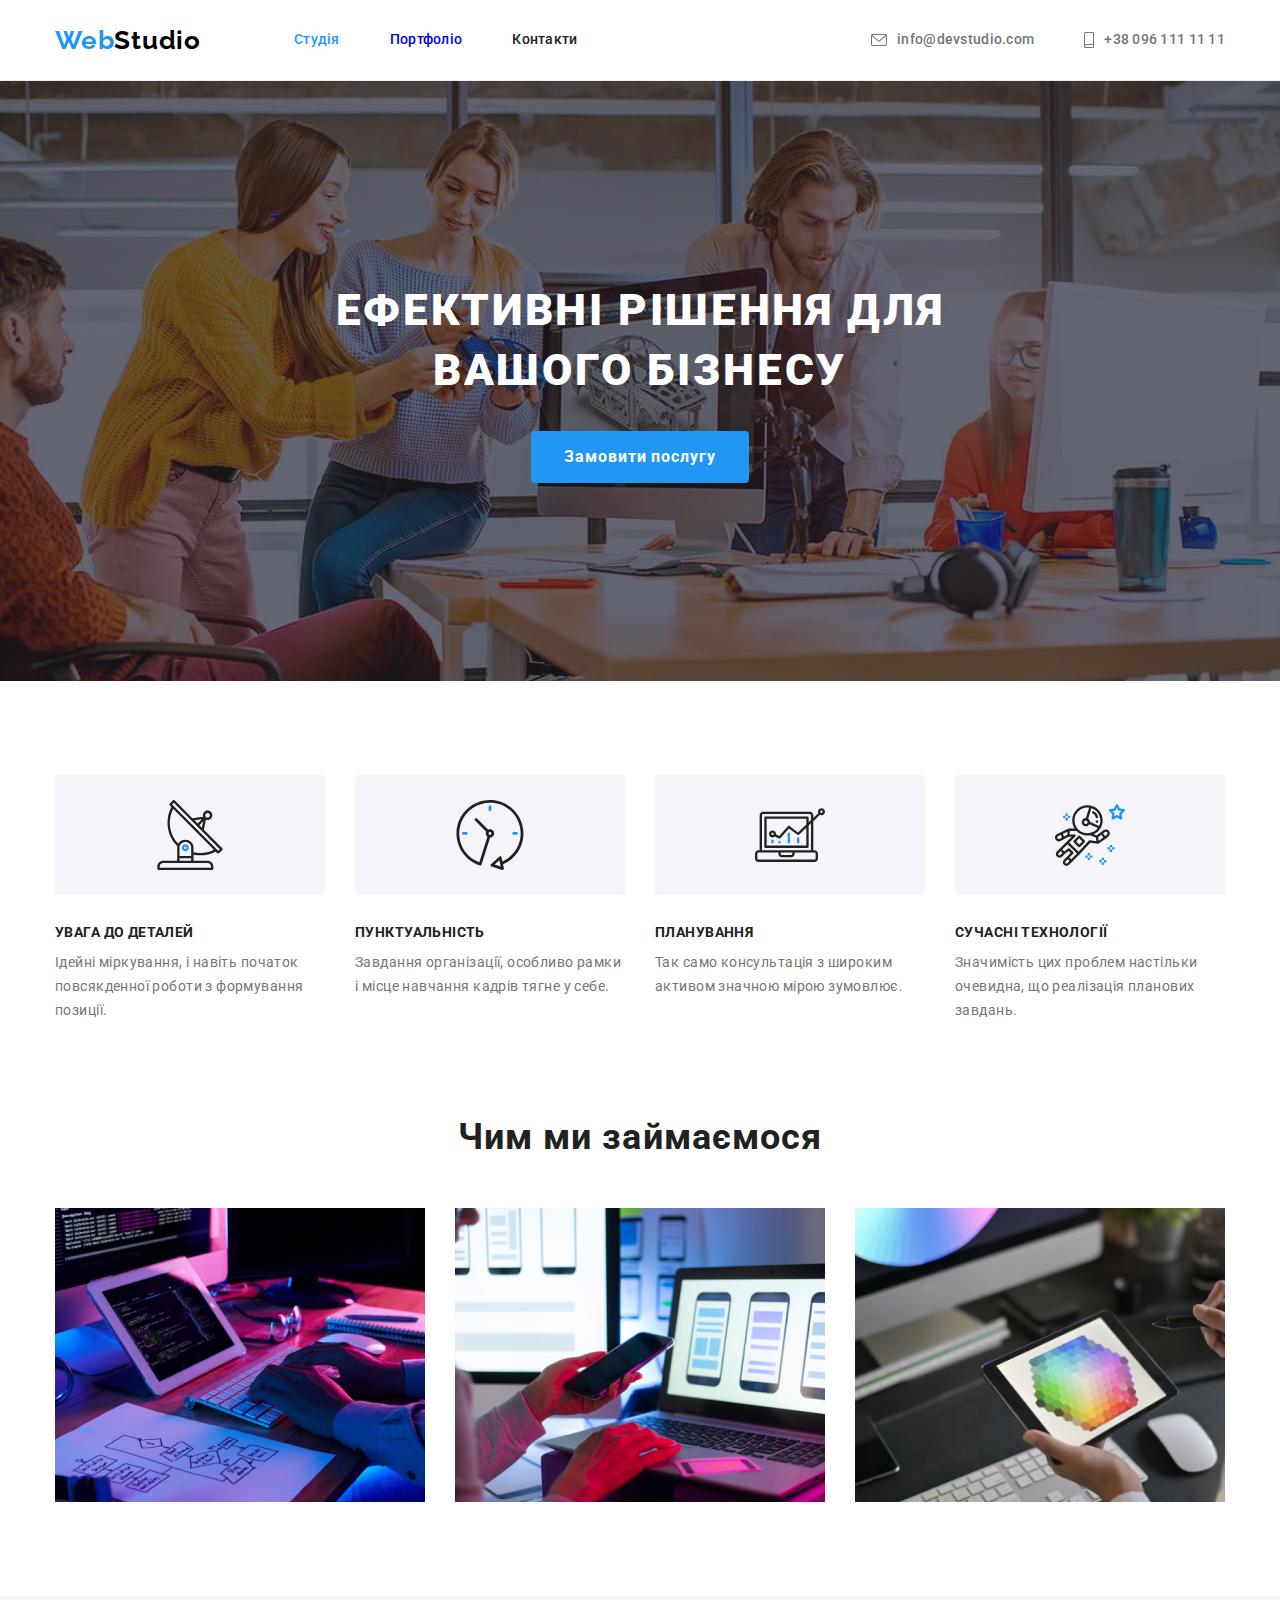
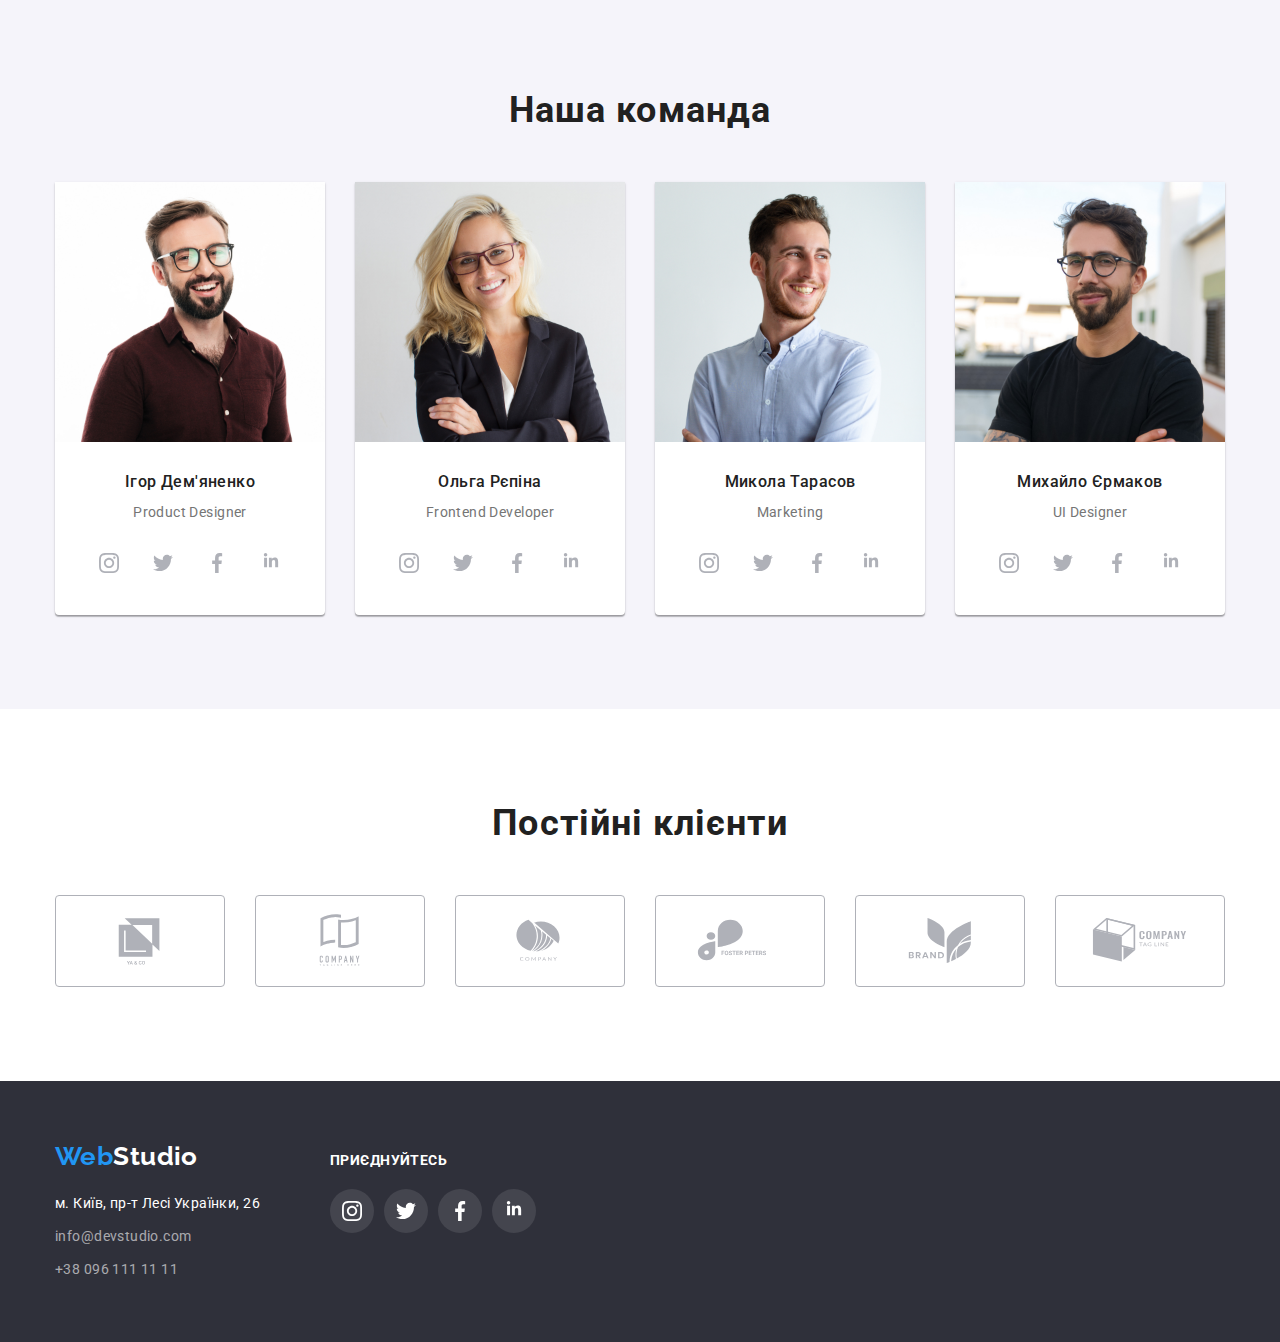
<file: index.html>
<!DOCTYPE html>
<html lang="uk">
<head>
    <meta charset="UTF-8">
    <meta http-equiv="X-UA-Compatible" content="IE=edge">
    <meta name="viewport" content="width=device-width, initial-scale=1.0">
    <title>WebStudio</title>
    <link href="https://fonts.googleapis.com/css2?family=Raleway:wght@700&family=Roboto:wght@400;500;700;900&display=swap" rel="stylesheet">
    <link rel="stylesheet" href="https://cdnjs.cloudflare.com/ajax/libs/modern-normalize/1.1.0/modern-normalize.min.css">
    <link rel="stylesheet" href="./css/styles.css" />
</head>
<body>
    <header class="header-page">
        <div class="container main-nav">
            <nav class="nav">
                <a href="./" class="logo">
                <span class="web">Web</span>Studio
                </a>
                
                <ul class="site-nav list">
                    <li class="item">
                        <a href="./" class="link current">Студія</a>
                    </li>
                    <li class="item">
                        <a href="./portfolio.html" class="link">Портфоліо</a>
                    </li>
                    <li class="item">
                        <a href="" class="link">Контакти</a>
                    </li>
                </ul>
            </nav>

            <ul class="contacts list">
                <li class="item">
                    <a href="mailto:info@devstudio.com" class="link">
                        <svg class="contact-icon link" width="16" height="12">
                            <use href="./images/icons.svg#mail"></use>
                        </svg>info@devstudio.com</a></li>
                <li class="item"><a href="tel:+380961111111" class="link">
                    <svg class="contact-icon" width="10" height="16">
                        <use href="./images/icons.svg#phone"></use>
                    </svg>+38 096 111 11 11</a></li>
            </ul>
            
        </div>
    </header>
    <main>
        <!--hero section-->
        <section class="hero section">
            <h1 class="hero-title">Ефективні рішення для вашого бізнесу</h1>
            <button type="button" class="button">Замовити послугу</button>
        </section>
        <!-- section benefits -->
        <section class="section-benefits section">
            <div class="container">
                <h2 class="visually-hidden">Наші переваги</h2>
                <ul class="section-benefits-list list">
                    <li class="item">
                        <div class="icon-benefits">
                            <svg width="70" height="70">
                               <use href="./images/icons.svg#detail"></use> 
                            </svg>      
                        </div>
                        <h3 class="title">Увага до деталей</h3>
                        <p class="text">Ідейні міркування, і навіть початок повсякденної роботи з формування позиції.</p>
                    </li>
                    <li class="item">
                        <div class="icon-benefits">
                            <svg width="70" height="70">
                               <use href="./images/icons.svg#punctuality"></use> 
                            </svg>      
                        </div>
                        <h3 class="title">Пунктуальність</h3>
                        <p class="text">Завдання організації, особливо рамки і місце навчання кадрів тягне у себе.</p>
                    </li>
                    <li class="item">
                        <div class="icon-benefits">
                            <svg width="70" height="70">
                               <use href="./images/icons.svg#plan"></use> 
                            </svg>      
                        </div>
                        <h3 class="title">Планування</h3>
                        <p class="text">Так само консультація з широким активом значною мірою зумовлює.</p>
                    </li>
                    <li class="item">
                        <div class="icon-benefits">
                            <svg width="70" height="70">
                               <use href="./images/icons.svg#technology"></use> 
                            </svg>      
                        </div>
                        <h3 class="title">Сучасні технології</h3>
                        <p class="text">Значимість цих проблем настільки очевидна, що реалізація планових завдань.</p>
                    </li>
               </ul>
            </div>
        </section>
        <section class="projects section">
            <div class="container">
            <h2 class="head-title">Чим ми займаємося</h2>
                <ul class="head-title-list list">
                   <li class="item"><img class="image" src="./images/desktop_apps.jpg" alt="Десктопні застосунки" width="370"></li>
                   <li class="item"><img class="image" src="./images/mobile_app.jpg" alt="Мобільні застосунки" width="370"></li>
                   <li class="item"><img class="image" src="./images/design.jpg" alt="Дизайнерські рішення" width="370"></li>
                </ul>
            </div>
        </section>
        <!-- section team -->
        <section class="section-team section">
            <div class="container">
                <h2 class="head-title">Наша команда</h2>
                <ul class="section-team-list list">
                    <li class="item">
                       <img class="image" src="./images/idemyanenko.jpg" alt="Ігор Дем'яненко" width="270"> 
                       <div class="our-team">
                         <h3 class="title">Ігор Дем'яненко</h3>
                         <p class="text">Product Designer</p>
                         <ul class="list">
                            <li class="social-item"><a class="link" href="https://www.instagram.com/" target="_blank">
                                <svg class="soshial-icon" width="20" height="20">
                                    <use href="./images/icons.svg#istagram"></use>
                                </svg></a>
                            </li>
                            <li class="social-item"><a class="link" href="https://twitter.com/" target="_blank">
                                <svg class="soshial-icon" width="20" height="20">
                                    <use href="./images/icons.svg#twitter"></use>
                                </svg></a>
                            </li>
                            <li class="social-item"><a class="link" href="https://facebook.com/" target="_blank">
                                <svg class="soshial-icon" width="20" height="20">
                                    <use href="./images/icons.svg#fb"></use>
                                </svg></a>
                            </li>
                            <li class="social-item"><a class="link" href="https://www.linkedin.com/" target="_blank">
                                <svg class="soshial-icon" width="20" height="20">
                                    <use href="./images/icons.svg#linkedin"></use>
                                </svg></a>
                            </li>
                         </ul>
                       </div>
                    </li>
                    <li class="item">
                        <img class="image" src="./images/orepina.jpg" alt="Ольга Рєпіна" width="270">
                        <div class="our-team">
                          <h3 class="title">Ольга Рєпіна</h3>
                          <p class="text">Frontend Developer</p>
                          <ul class="list">
                             <li class="social-item"><a class="link" href="https://www.instagram.com/" target="_blank">
                                 <svg class="soshial-icon" width="20" height="20">
                                     <use href="./images/icons.svg#istagram"></use>
                                 </svg></a>
                             </li>
                             <li class="social-item"><a class="link" href="https://twitter.com/" target="_blank">
                                 <svg class="soshial-icon" width="20" height="20">
                                     <use href="./images/icons.svg#twitter"></use>
                                 </svg></a>
                             </li>
                             <li class="social-item"><a class="link" href="https://facebook.com/" target="_blank">
                                 <svg class="soshial-icon" width="20" height="20">
                                     <use href="./images/icons.svg#fb"></use>
                                 </svg></a>
                             </li>
                             <li class="social-item"><a class="link" href="https://www.linkedin.com/" target="_blank">
                                 <svg class="soshial-icon" width="20" height="20">
                                     <use href="./images/icons.svg#linkedin"></use>
                                 </svg></a>
                             </li>
                          </ul>
                        </div>
                    </li>
                    <li class="item">
                        <img class="image" src="./images/mtarasov.jpg" alt="Микола Тарасов" width="270">
                        <div class="our-team">
                           <h3 class="title">Микола Тарасов</h3>
                           <p class="text">Marketing</p>
                           <ul class="list">
                              <li class="social-item"><a class="link" href="https://www.instagram.com/" target="_blank">
                                  <svg class="soshial-icon" width="20" height="20">
                                      <use href="./images/icons.svg#istagram"></use>
                                  </svg></a>
                              </li>
                              <li class="social-item"><a class="link" href="https://twitter.com/" target="_blank">
                                  <svg class="soshial-icon" width="20" height="20">
                                      <use href="./images/icons.svg#twitter"></use>
                                  </svg></a>
                              </li>
                              <li class="social-item"><a class="link" href="https://facebook.com/" target="_blank">
                                  <svg class="soshial-icon" width="20" height="20">
                                      <use href="./images/icons.svg#fb"></use>
                                  </svg></a>
                              </li>
                              <li class="social-item"><a class="link" href="https://www.linkedin.com/" target="_blank">
                                  <svg class="soshial-icon" width="20" height="20">
                                      <use href="./images/icons.svg#linkedin"></use>
                                  </svg></a>
                              </li>
                           </ul>
                        </div>
                    </li>
                    <li class="item">
                        <img class="image" src="./images/mermakov.jpg" alt="Михайло Єрмаков" width="270">
                        <div class="our-team">
                          <h3 class="title">Михайло Єрмаков</h3>
                          <p class="text">UI Designer</p>
                          <ul class="list">
                             <li class="social-item"><a class="link" href="https://www.instagram.com/" target="_blank">
                                 <svg class="soshial-icon" width="20" height="20">
                                     <use href="./images/icons.svg#istagram"></use>
                                 </svg></a>
                             </li>
                             <li class="social-item"><a class="link" href="https://twitter.com/" target="_blank">
                                 <svg class="soshial-icon" width="20" height="20">
                                     <use href="./images/icons.svg#twitter"></use>
                                 </svg></a>
                             </li>
                             <li class="social-item"><a class="link" href="https://facebook.com/" target="_blank">
                                 <svg class="soshial-icon" width="20" height="20">
                                     <use href="./images/icons.svg#fb"></use>
                                 </svg></a>
                             </li>
                             <li class="social-item"><a class="link" href="https://www.linkedin.com/" target="_blank">
                                 <svg class="soshial-icon" width="20" height="20">
                                     <use href="./images/icons.svg#linkedin"></use>
                                 </svg></a>
                             </li>
                          </ul>
                        </div>
                    </li>
                </ul>
            </div>
        </section>
        <!-- section company -->
        <section class="section-company section">
            <div class="container">
                <h2 class="head-title">Постійні клієнти</h2>
                <ul class="company-list list">
                    <li class="item">
                        <a class="icon-company link" href="#" target="_blank">
                            <svg width="106" height="60">
                               <use href="./images/icons.svg#company1"></use> 
                            </svg>      
                        </a>
                    </li>
                    <li class="item">
                        <a class="icon-company link" href="#" target="_blank">
                            <svg width="106" height="60">
                               <use href="./images/icons.svg#company2"></use> 
                            </svg>      
                        </a>
                    </li>
                    <li class="item">
                        <a class="icon-company link" href="#" target="_blank">
                            <svg width="106" height="60">
                               <use href="./images/icons.svg#company3"></use> 
                            </svg>      
                        </a>
                    </li>
                    <li class="item">
                        <a class="icon-company link" href="#" target="_blank">
                            <svg width="106" height="60">
                               <use href="./images/icons.svg#company4"></use> 
                            </svg>      
                        </a>
                    </li>
                    <li class="item">
                        <a class="icon-company link" href="#" target="_blank">
                            <svg width="106" height="60">
                               <use href="./images/icons.svg#company5"></use> 
                            </svg>      
                        </a>
                    </li>
                    <li class="item">
                        <a class="icon-company link" href="#" target="_blank">
                            <svg width="106" height="60">
                               <use href="./images/icons.svg#company6"></use> 
                            </svg>      
                        </a>
                    </li>
                </ul>
            </div>
        </section>  
    </main>
    <!-- footer -->
    <footer>
        <div class="container">
            <div class="footer-container">
                <a href="./" class="footer-logo">
                    <span class="web">Web</span>Studio
                </a>
                <address>
                    <ul class="footer-contacts list">
                        <li class="item"><a href="https://goo.gl/maps/tggjApmWAnpTQcUi7" target="_blank" class="address">м. Київ, пр-т Лесі Українки, 26</a></li>
                        <li class="item"><a href="mailto:info@devstudio.com" class="link">info@devstudio.com</a></li>
                        <li class="item"><a href="tel:+380961111111" class="link">+38 096 111 11 11</a></li>
                    </ul>
                </address>
            </div>
            <div class="footer-container join-container">
                <p class="join">Приєднуйтесь</p>
                <ul class="join-list list">
                    <li class="social-item"><a class="link" href="https://www.instagram.com/" target="_blank">
                        <svg class="soshial-icon" width="20" height="20">
                            <use href="./images/icons.svg#istagram"></use>
                        </svg></a>
                    </li>
                    <li class="social-item"><a class="link" href="https://twitter.com/" target="_blank">
                        <svg class="soshial-icon" width="20" height="20">
                            <use href="./images/icons.svg#twitter"></use>
                        </svg></a>
                    </li>
                    <li class="social-item"><a class="link" href="https://facebook.com/" target="_blank">
                        <svg class="soshial-icon" width="20" height="20">
                            <use href="./images/icons.svg#fb"></use>
                        </svg></a>
                    </li>
                    <li class="social-item"><a class="link" href="https://www.linkedin.com/" target="_blank">
                        <svg class="soshial-icon" width="20" height="20">
                            <use href="./images/icons.svg#linkedin"></use>
                        </svg></a>
                    </li>
                 </ul>
            </div>
        </div>
    </footer>
</body>
</html>
</file>
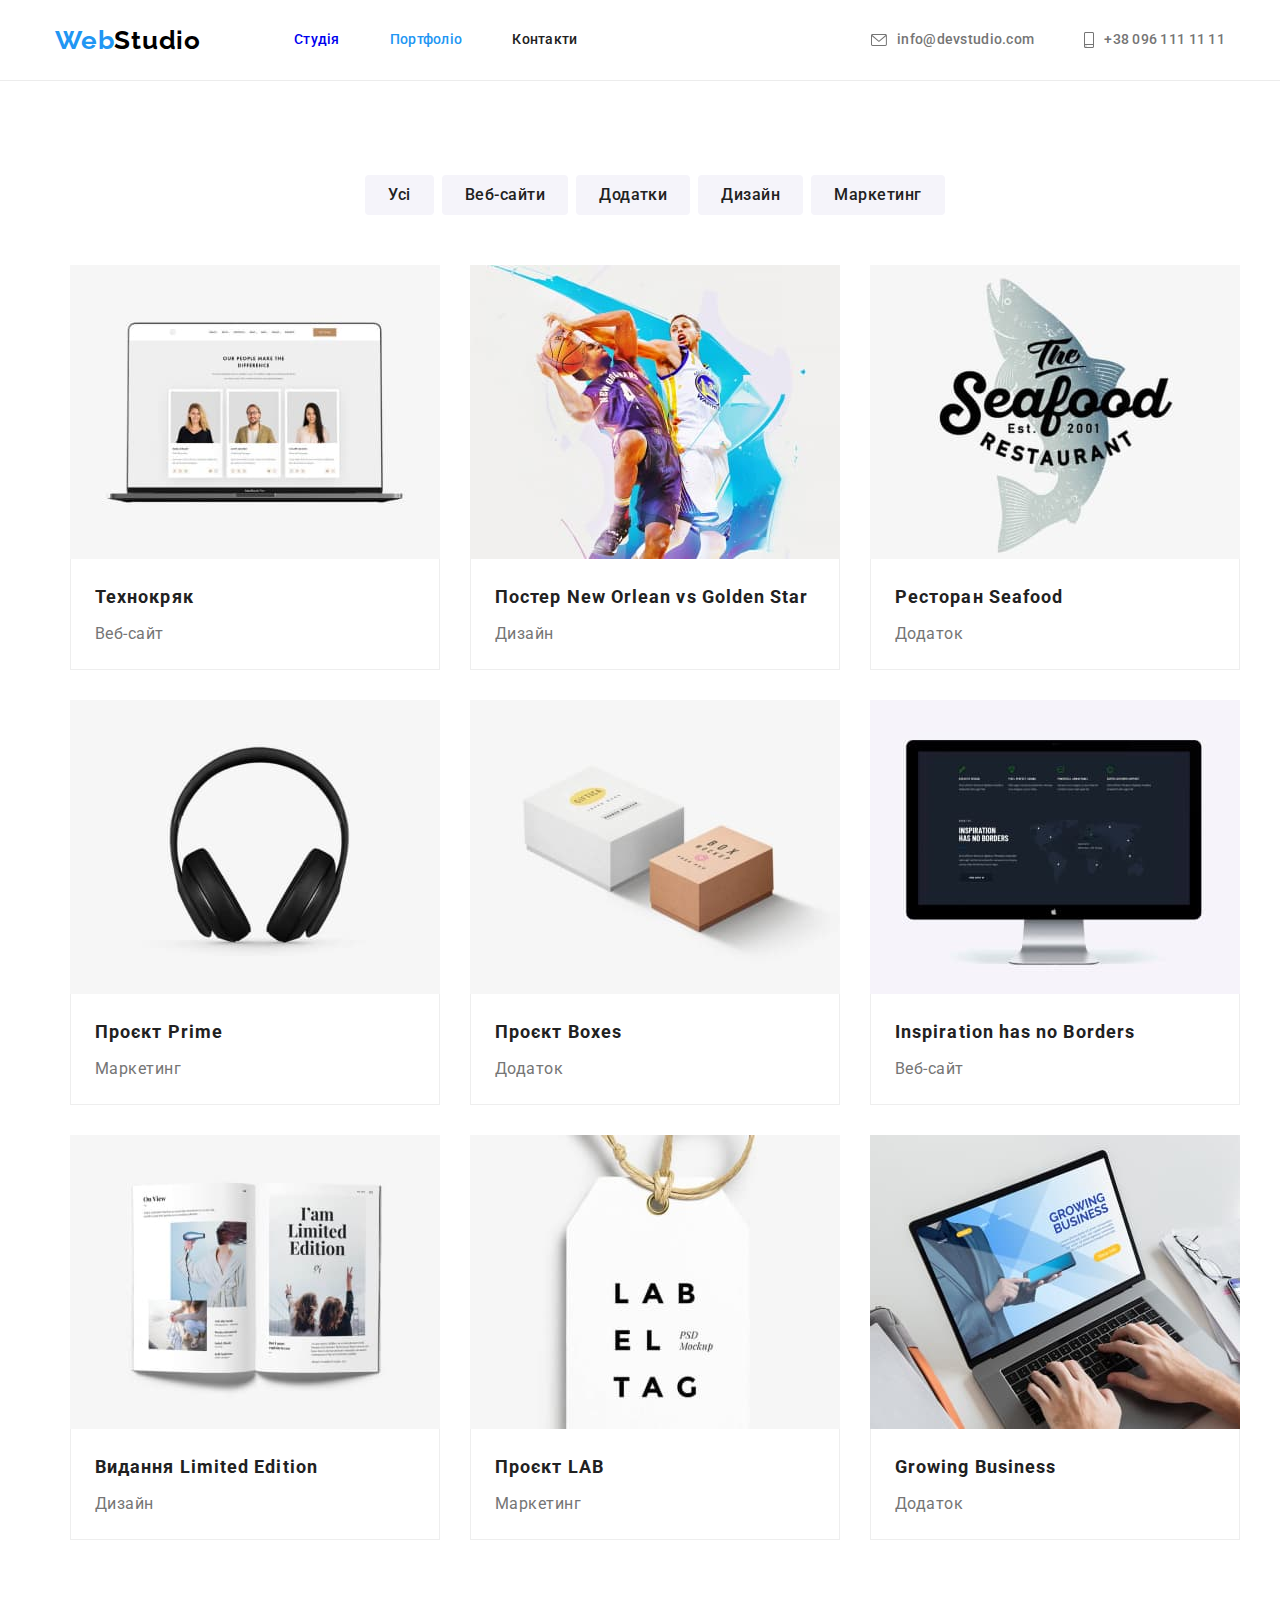
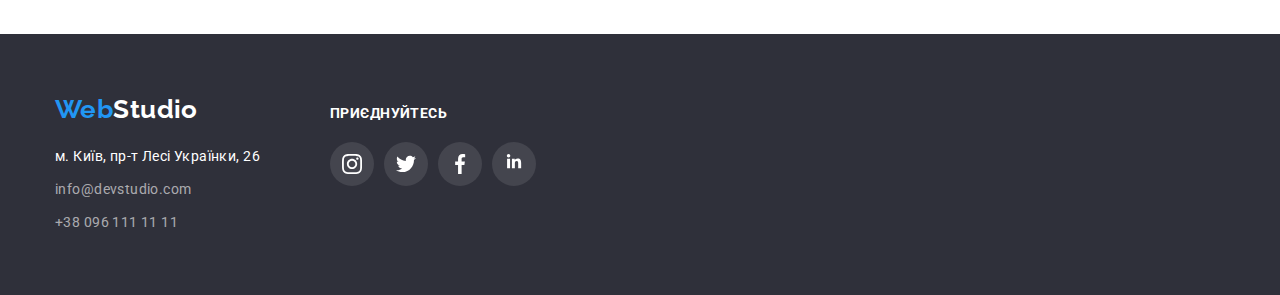
<file: portfolio.html>
<!DOCTYPE html>
<html lang="uk">
  <head>
    <meta charset="UTF-8">
    <meta http-equiv="X-UA-Compatible" content="IE=edge">
    <meta name="viewport" content="width=device-width, initial-scale=1.0">
    <title>WebStudio</title>
    <link href="https://fonts.googleapis.com/css2?family=Raleway:wght@700&family=Roboto:wght@400;500;700;900&display=swap" rel="stylesheet">
    <link rel="stylesheet" href="https://cdnjs.cloudflare.com/ajax/libs/modern-normalize/1.1.0/modern-normalize.min.css">
    <link rel="stylesheet" href="./css/styles.css" />
</head>
<body>
  <header class="header-page">
    <div class="container main-nav">
        <nav class="nav">
            <a href="./" class="logo">
            <span class="web">Web</span>Studio
            </a>
            
            <ul class="site-nav list">
                <li class="item">
                    <a href="./" class="link">Студія</a>
                </li>
                <li class="item">
                    <a href="./portfolio.html" class="link current">Портфоліо</a>
                </li>
                <li class="item">
                    <a href="" class="link">Контакти</a>
                </li>
            </ul>
        </nav>

        <ul class="contacts list">
            <li class="item">
                <a href="mailto:info@devstudio.com" class="link">
                    <svg class="contact-icon link" width="16" height="12">
                        <use href="./images/icons.svg#mail"></use>
                    </svg>info@devstudio.com</a></li>
            <li class="item"><a href="tel:+380961111111" class="link">
                <svg class="contact-icon" width="10" height="16">
                    <use href="./images/icons.svg#phone"></use>
                </svg>+38 096 111 11 11</a></li>
        </ul>
        
    </div>
  </header>
    <main>
      <section class="our-works section">
        <div class="container">
        <h1  class="visually-hidden">Наші роботи</h1>
        <div class="container button-box">
          <ul class="list">
            <li class="item"><button type="button" class="btn-primary">Усі</button></li>
            <li class="item"><button type="button" class="btn-primary">Веб-сайти</button></li>
            <li class="item"><button type="button" class="btn-primary">Додатки</button></li>
            <li class="item"><button type="button" class="btn-primary">Дизайн</button></li>
            <li class="item"><button type="button" class="btn-primary">Маркетинг</button></li>
          </ul>
        </div> 
        <div class="container work-example">
          <ul class="list">
            <li class="item">
              <a href="#" class="link"><img class="image" src="./images/website_tehno.jpg" alt="Технокрякv" width="370">
              <div class="description">
                <h2 class="title">Технокряк</h2>
                <p class="text">Веб-сайт</p>
              </div>
              </a>
            </li>
            <li class="item">
              <a href="#" class="link"><img class="image" src="./images/post_neworlean.jpg" alt="Постер New Orlean" width="370">
              <div class="description">
                <h2 class="title">Постер New Orlean vs Golden Star</h2>
                <p class="text">Дизайн</p>
              </div>
              </a>
            </li>
            <li class="item">
              <a href="#" class="link"><img class="image" src="./images/restourant.jpg" alt="Ресторан Seafood" width="370">
              <div class="description">
                <h2 class="title">Ресторан Seafood</h2>
                <p class="text">Додаток</p>
              </div>
              </a>
            </li>
            <li class="item">
              <a href="#" class="link"><img class="image" src="./images/proj_prime.jpg" alt="Проєкт Prime" width="370">
              <div class="description">
                <h2 class="title">Проєкт Prime</h2>
                <p class="text">Маркетинг</p>
              </div>
              </a>
            </li>
            <li class="item">
              <a href="#" class="link"><img class="image" src="./images/proj_boxed.jpg" alt="Проєкт Boxes" width="370">
              <div class="description">
                <h2 class="title">Проєкт Boxes</h2>
                <p class="text">Додаток</p>
              </div>
              </a>
            </li>
            <li class="item">
              <a href="#" class="link"><img class="image" src="./images/inspiration.jpg" alt="Веб-сайт" width="370">
             <div class="description">
                <h2 class="title">Inspiration has no Borders</h2>
                <p class="text">Веб-сайт</p>
              </div>
              </a>
            </li>
            <li class="item">
              <a href="#" class="link"><img class="image" src="./images/diz_limedit.jpg" alt="Дизайн" width="370">
              <div class="description">
                <h2 class="title">Видання Limited Edition</h2>
                <p class="text">Дизайн</p>
              </div>
              </a>
            </li>
            <li class="item">
              <a href="#" class="link"><img class="image" src="./images/proj_labor.jpg" alt="Проєкт LAB" width="370">
              <div class="description">
                <h2 class="title">Проєкт LAB</h2>
                <p class="text">Маркетинг</p>
              </div>
              </a>
            </li>
            <li class="item">
              <a href="#" class="link"><img class="image" src="./images/growing.jpg" alt="Додаток" width="370">
              <div class="description">
                <h2 class="title">Growing Business</h2>
                <p class="text">Додаток</p>
              </div>
              </a>
            </li>
          </ul>
          </div>
        </div>
      </section>
    </main>
        <!-- footer -->
        <footer>
          <div class="container">
              <div class="footer-container">
                  <a href="./" class="footer-logo">
                      <span class="web">Web</span>Studio
                  </a>
                  <address>
                      <ul class="footer-contacts list">
                          <li class="item"><a href="https://goo.gl/maps/tggjApmWAnpTQcUi7" target="_blank" class="address">м. Київ, пр-т Лесі Українки, 26</a></li>
                          <li class="item"><a href="mailto:info@devstudio.com" class="link">info@devstudio.com</a></li>
                          <li class="item"><a href="tel:+380961111111" class="link">+38 096 111 11 11</a></li>
                      </ul>
                  </address>
              </div>
              <div class="footer-container join-container">
                  <p class="join">Приєднуйтесь</p>
                  <ul class="join-list list">
                      <li class="social-item"><a class="link" href="https://www.instagram.com/" target="_blank">
                          <svg class="soshial-icon" width="20" height="20">
                              <use href="./images/icons.svg#istagram"></use>
                          </svg></a>
                      </li>
                      <li class="social-item"><a class="link" href="https://twitter.com/" target="_blank">
                          <svg class="soshial-icon" width="20" height="20">
                              <use href="./images/icons.svg#twitter"></use>
                          </svg></a>
                      </li>
                      <li class="social-item"><a class="link" href="https://facebook.com/" target="_blank">
                          <svg class="soshial-icon" width="20" height="20">
                              <use href="./images/icons.svg#fb"></use>
                          </svg></a>
                      </li>
                      <li class="social-item"><a class="link" href="https://www.linkedin.com/" target="_blank">
                          <svg class="soshial-icon" width="20" height="20">
                              <use href="./images/icons.svg#linkedin"></use>
                          </svg></a>
                      </li>
                   </ul>
              </div>
          </div>
      </footer>
</body>
</html>
</file>
<file: css/styles.css>
/* CSS styles in index.html */


/* колір головного тексту  #212121 */
/* вториний колір  тексту #757575 */
/* білий #FFFFFF */
/* акцент #2196F3 */
/* чорний #000000 */
/* вторичний колір контакта rgba(255, 255, 255, 0.6) */
/* колір фону  #F5F5F5 */

:root {
  --primary-text-color: #212121;
  --secondary-text-color: #757575;
  --fone-color: #FFFFFF;
  --accent-color: #2196F3;

}

h1,
h2,
h3,
p {
  margin: 0;
}

body {
  background-color: var(--fone-color);
  color: var(--primary-text-color);
  font-family: 'Roboto', sans-serif;
  font-size: 14px;
  line-height: 1.71;
  letter-spacing: 0.03em;
}

.list {
  list-style: none;
  padding: 0;
  margin: 0;
  }

.container {
  width: 1200px;
  padding-left: 15px;
  padding-right: 15px;
  margin: 0 auto;
}

.section {
  padding-top: 94px;
  padding-bottom: 94px;
}

/* header */
.header-page {
border-bottom: 1px solid #ECECEC;
}

/* main-nav */

.nav {
  display: flex;
  align-items: center;
}

.main-nav {
  display: flex;
  align-items: center;
}

.site-nav {
  display: flex;
}

/* logo */

.web {
  color: var(--accent-color);
  }
  
  .logo {
    color: #000000;
    font-family: 'Raleway', sans-serif;
    font-weight: 700;
    font-size: 26px;
    line-height: 1.19;
    letter-spacing: 0.03em;
    text-decoration: none;
    margin-right: 93px;
  }
  
  .logo:hover {
    color: var(--accent-color);
  }

.site-nav .item:not(:last-child) {
 margin-right: 50px; 
}

.site-nav .link {
  display: block;
  padding-top: 32px;
  padding-bottom: 32px;
  line-height: 1.14;
  letter-spacing: 0.02em;
  text-decoration: none;
}

.site-nav .link:visited {
  color: var(--primary-text-color);
}
.site-nav .link.current {
  color: var(--accent-color);
}


.site-nav, .contacts {
  font-weight: 500;
  font-size: 14px;
  line-height: 1.14;
  letter-spacing: 0.02em;
  fill: #757575;
}

.site-nav .link:hover,
.site-nav .link:focus,
.contacts .link:hover,
.contacts .link:focus {
color: var(--accent-color);
fill: var(--accent-color);
}

/* contacts list */
.contacts {
display: flex;
margin-left: auto;
align-items: center;
}

.contacts .item + .item {
  margin-left: 50px;
}

.contacts .link {
  display: flex;
  color: var(--secondary-text-color);
  
  text-decoration: none;
  align-items: center;
}

.contact-icon {
 margin-right: 10px;
 
}
 
/* hero section */

.hero {
max-width: 1600px; 
height: 600px; 
margin-right: auto;
margin-left: auto;
background-image: 
  linear-gradient(to right, 
  rgba(47, 48, 58, 0.4), 
  rgba(47, 48, 58, 0.4)),
  url(../images/hero_bg.jpg);
background-repeat: no-repeat;
background-position: center;
background-size: cover;

text-align: center;
padding-top: 200px;
padding-bottom: 200px;
}

.hero-title {
max-width: 696px;
margin: 0;
margin-right: auto;
margin-left: auto;

color: #ffffff; 
font-weight: 900;
font-size: 44px;
line-height: 1.36;
letter-spacing: 0.06em;
text-transform: uppercase;
}

  /* button */

  .button {
  margin-top: 30px;
  display: inline-block;  
  border-radius: 4px; 
  padding: 10px 32px;
  min-width: 216px;
  border: 1px solid transparent;

  color: #ffffff;
  background-color: var(--accent-color);
  font-family: 'Roboto', sans-serif;
  font-weight: 700;
  font-size: 16px;
  line-height: 1.87;
  letter-spacing: 0.06em;
  text-align: center;
  }

  /* sections benefits */

  .visually-hidden {
    position: absolute;
    width: 1px;
    height: 1px;
    margin: -1px;
    border: 0;
    padding: 0;
    
    white-space: nowrap;
    clip-path: inset(100%);
    clip: rect(0 0 0 0);
    overflow: hidden;
  }
  
  .section-benefits-list,
  .head-title-list,
  .section-team-list {
    display: flex;
  }

  .icon-benefits {
    width: 270px;
    height: 120px;
    background: #F5F4FA;
    border-radius: 4px;
    justify-content: center;
    margin-bottom: 30px;
    display: flex;
    align-items: center;
  }

  .section-benefits-list .item {
    width: calc((100% - 60px) / 4);
    margin-right: 30px;
  }
  
  .section-benefits-list .item:nth-child(4n) {
    margin-right: 0;
  }

  .section-benefits .title {
    margin-top: 0;
    margin-bottom: 10px;

    font-weight: 700;
    font-size: 14px;
    line-height: 1.14;
    letter-spacing: 0.03em;
    text-transform: uppercase;
  }

  .section-benefits .text {
    color: var(--secondary-text-color)
 }
  
  .section-benefits-list {
    margin-top: 0;
    margin-bottom: 0;
  }

  .section-benefits-list .text {
    padding: 0;
    margin: 0;
  }

/* examples */

.projects {
  padding-top: 0;
}
.head-title {
  margin-top: 0;
  margin-bottom: 50px;
  font-weight: 700;
  font-size: 36px;
  line-height: 1.16;
  text-align: center;
  letter-spacing: 0.03em;
}

  .head-title-list .item {
    width: calc((100% - 60px) / 3);
    margin-right: 30px;
  }

  .head-title-list .item:nth-child(3n) {
    margin-right: 0;
  }

  .head-title-list .image {
    display: block;
  }

  /* our teams */

  .section-team {
    background-color: #F5F4FA;
  }
  
  .section-team .title {
    margin-top: 30px;
    margin-bottom: 10px;
    font-weight: 500;
    font-size: 16px;
    line-height: 1.19;
  }

  .section-team .text {
    margin-top: 0;
    margin-bottom: 16px;
    color: var(--secondary-text-color)
  }

  .section-team-list .image {
    display: block;
  }

  .our-team .list {
    display: flex;
    justify-content: center;
    gap: 10px;
    margin-bottom: 30px;
  }

  .our-team .link {
    display: flex;
    width: 44px;
    height: 44px;
    align-items: center;
    text-decoration: none;
    justify-content: center;
    fill: #AFB1B8;
    
  }

  .our-team .link:hover,
  .our-team .link:focus {
    fill: var(--fone-color);
    background-color: var(--accent-color);
    border-radius: 50%;
  }

  .section-team-list .item {
    width: calc((100% - 60px) / 4);
    margin-right: 30px;
    padding: 0;
    text-align: center;
    box-shadow: 0px 1px 3px rgba(0, 0, 0, 0.12),
      0px 1px 1px rgba(0, 0, 0, 0.14),
      0px 2px 1px rgba(0, 0, 0, 0.2);
    border-radius: 0px 0px 4px 4px;
    background: #FFFFFF;
  }

  .section-team-list .item:nth-child(4n) {
    margin-right: 0;
  }

  /* companies */

.company-list {
 display: flex; 

}

.company-list .item {
  width: calc((100% - 150px) / 6);
  margin-right: 30px;
}

.company-list .item:nth-child(6n) {
  margin-right: 0;
}

.icon-company {
  fill: #AFB1B8;
  height: 92px;
  display: flex;
  align-items: center;
  justify-content: center;
  border: 1px solid;
  border-color: #AFB1B8;
  border-radius: 4px;
  cursor: pointer;
}

.company-list .icon-company:hover,
.company-list .icon-company:focus {
  fill: var(--accent-color);
  border-color: var(--accent-color)
}


  /* footer */

  footer {
    padding-top: 60px;
    padding-bottom: 60px;
    background-color: #2F303A;
  }

  footer .container {
    display: flex;
    align-items: baseline;
  }

.footer-logo {
  display: block;
  margin-bottom: 20px;

  color: #ffffff;
  font-family: 'Raleway', sans-serif;
  font-weight: 700;
  font-size: 26px;
  line-height: 1.19;
  text-decoration: none;
}

  .footer-contacts .address {
    color: #ffffff;
    text-decoration: none;
    font-style: normal;
  }

  .footer-contacts .item {
   margin-bottom: 9px;
  }

  .footer-contacts .item:nth-last-child(-n + 1) {
    margin-bottom: 0;
  } 

  .footer-contacts .link{
    color: rgba(255, 255, 255, 0.6);
    text-decoration: none;
    font-style: normal;
  }

  .footer-contacts .address:hover,
  .footer-contacts .address:focus,
  .footer-contacts .link:hover,
  .footer-contacts .link:focus {
    color: var(--accent-color);
  }

  .join-container {
    margin-left: 70px;
  }

  .join-list {
    display: flex;
    justify-content: center;
    gap: 10px;
  }

.join-list .link {
  display: flex;
  width: 44px;
  height: 44px;
  align-items: center;
  text-decoration: none;
  justify-content: center;
  fill: #FFFFFF;
  border-radius: 50%;
  background: rgba(255, 255, 255, 0.1);
}

.join-list .link:hover,
.join-list .link:focus {
  fill: var(--fone-color);
  background-color: var(--accent-color);
}

.join {
    font-weight: 700;
    font-size: 14px;
    line-height: 1.14;
    letter-spacing: 0.03em;
    text-transform: uppercase;
    color: #FFFFFF;
    margin-bottom: 20px;
  }

  /* portfolio.html */


.list .btn-primary {
  display: inline-block;
  border-radius: 4px;
  border: 1px solid transparent; 
  padding: 6px 22px;

  color: var(--primary-text-color);
  background: #F5F4FA;
  font-family: 'Roboto', sans-serif;
  font-weight: 500;
  font-size: 16px;
  line-height: 1.63;
  text-align: center;
  letter-spacing: 0.03em;
  cursor: pointer;
}

.button-box .list {
  display: flex;
  flex-wrap: wrap;
  margin-bottom: 50px;
  justify-content: center;
}

.button-box .item + .item {
  margin-left: 8px;
}

.list .btn-primary:hover,
.list .btn-primary:focus {
  color: #ffffff;
  background-color: var(--accent-color);
  box-shadow: 0px 3px 1px rgba(0, 0, 0, 0.1),
   0px 1px 2px rgba(0, 0, 0, 0.08),
   0px 2px 2px rgba(0, 0, 0, 0.12);
}

.work-example .list {
  display: flex;
  flex-wrap: wrap;
}

.work-example .image {
  display: block;
  max-width: 100%;
  height: auto;
}
.work-example .link {
 box-sizing: unset;
 display: block;
}

.work-example .link:hover,
.work-example .link:focus {
  box-shadow: 0px 1px 1px rgba(0, 0, 0, 0.12),
   0px 4px 4px rgba(0, 0, 0, 0.06),
   1px 4px 6px rgba(0, 0, 0, 0.16);
}

.work-example .description {
  border: 1px solid #EEEEEE;
  border-top: none;
  padding: 20px 24px;
}

.work-example .item {
  width: calc((100% - 60px) / 3);
  margin-right: 30px;
  margin-bottom: 30px;
}

.work-example .item:nth-child(3n) {
  margin-right: 0;
}

.work-example .item:nth-last-child(-n + 3) {
  margin-bottom: 0px;
}

.our-works .title {
  margin-bottom: 4px;
  color: var(--primary-text-color);
  font-weight: 700;
  font-size: 18px;
  line-height: 2;
  letter-spacing: 0.06em;

}

.our-works .link {
  text-decoration: none;
}

.our-works .link:visited {
  color: var(--primary-text-color);
}

.our-works .text {
  color: var(--secondary-text-color);
  font-size: 16px;
  line-height: 1.88;
  letter-spacing: 0.03em
}
</file>
